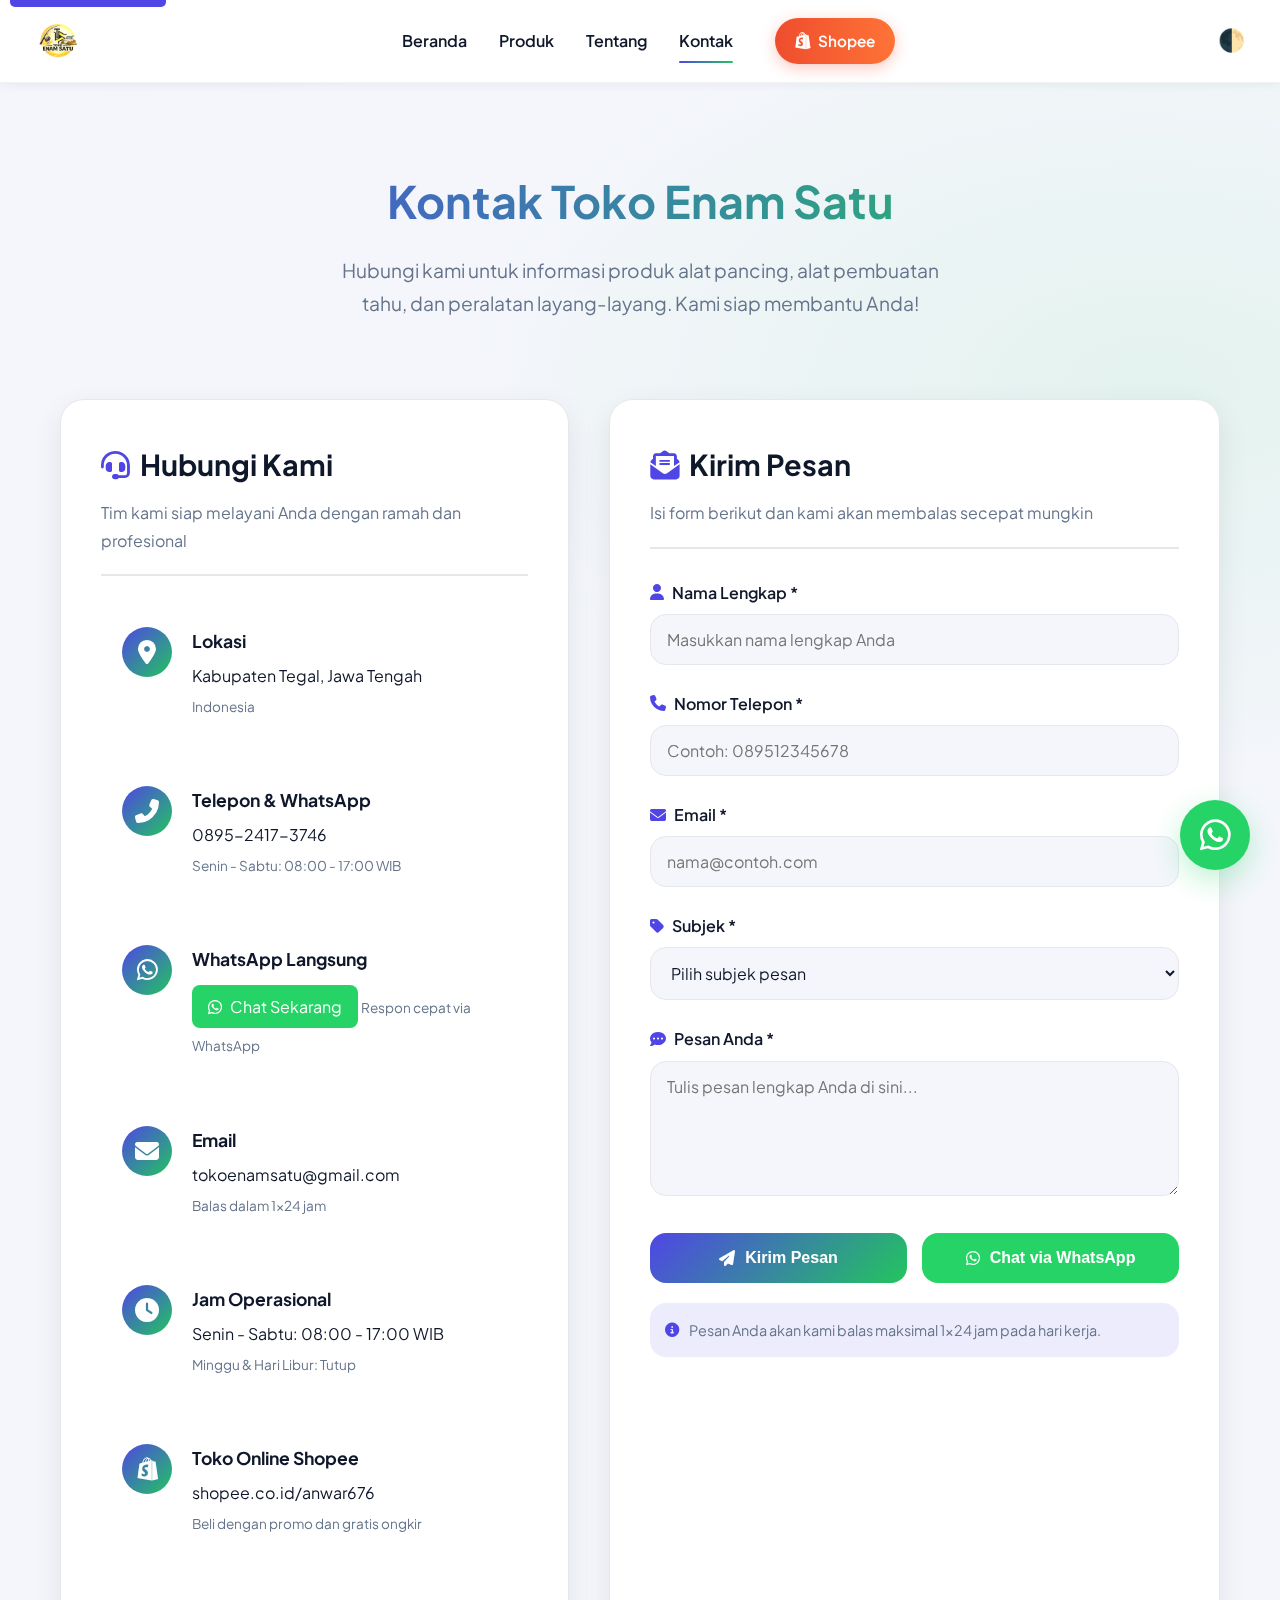
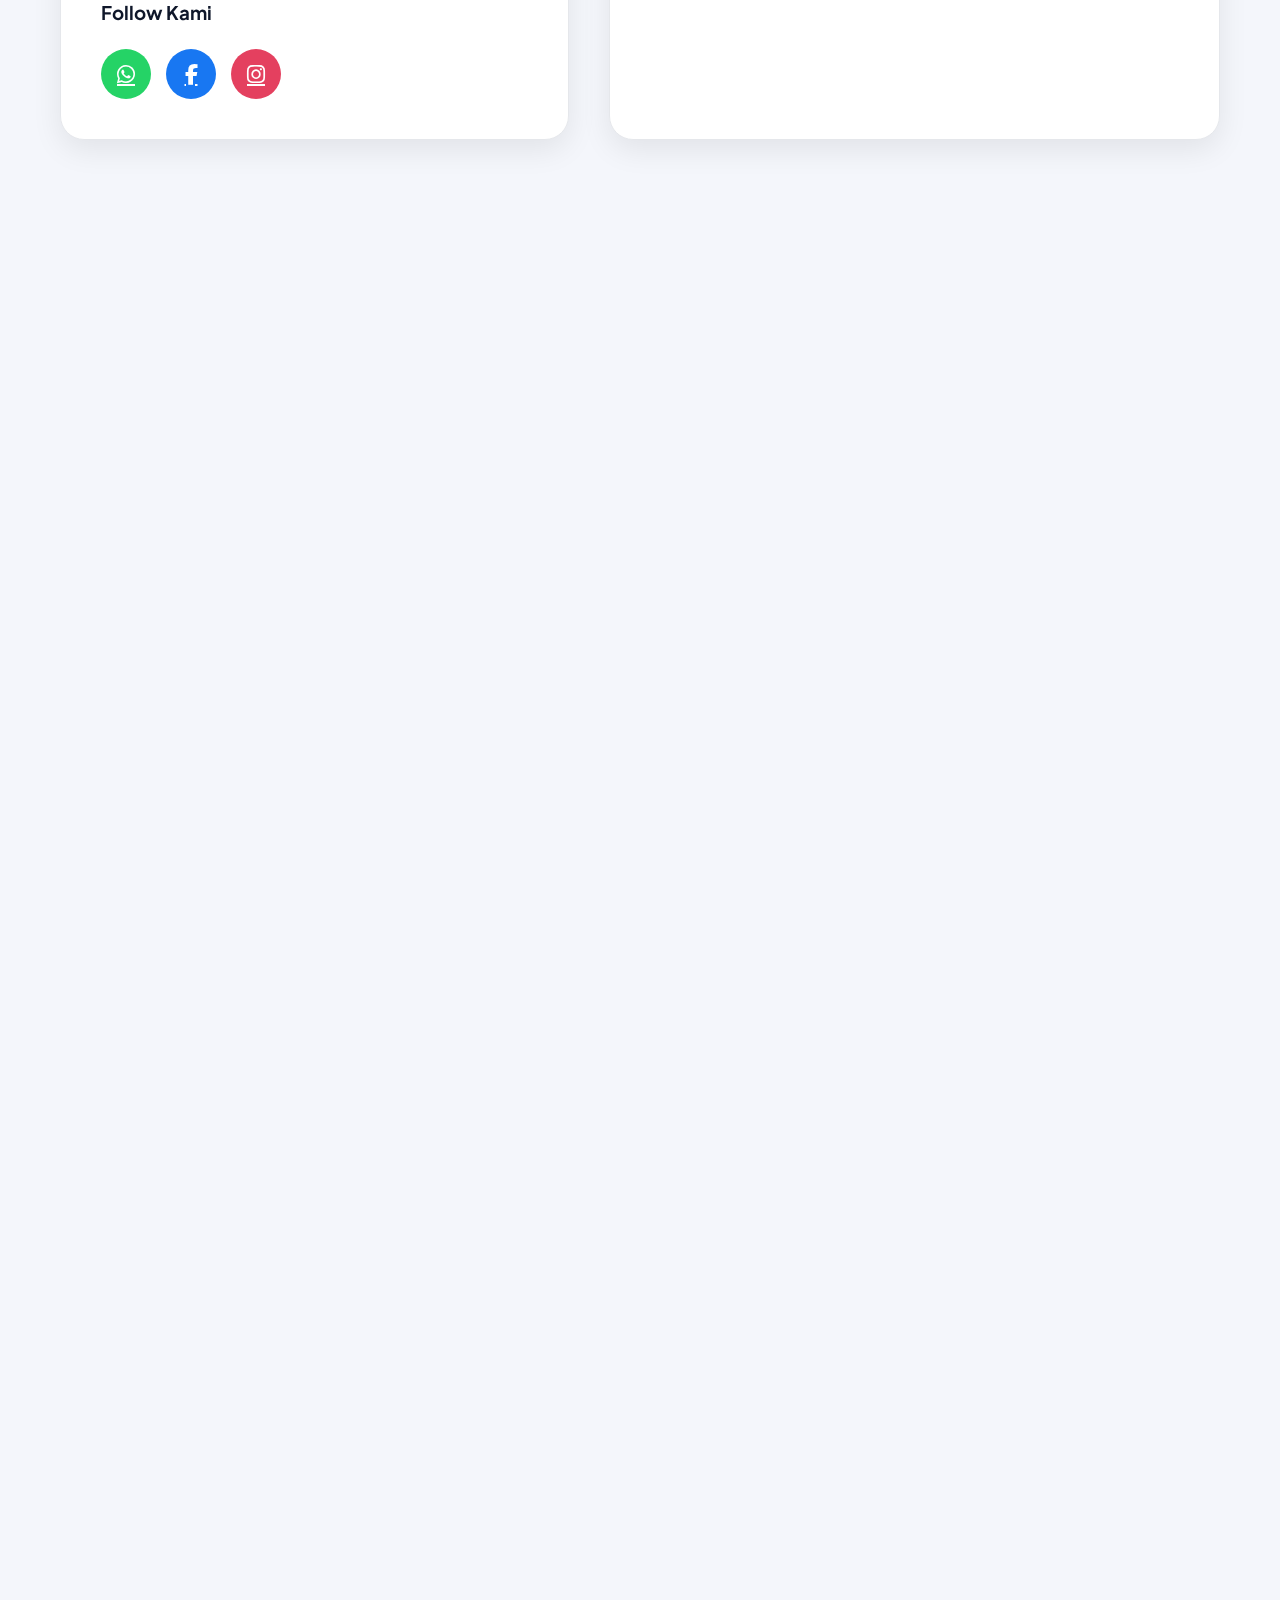
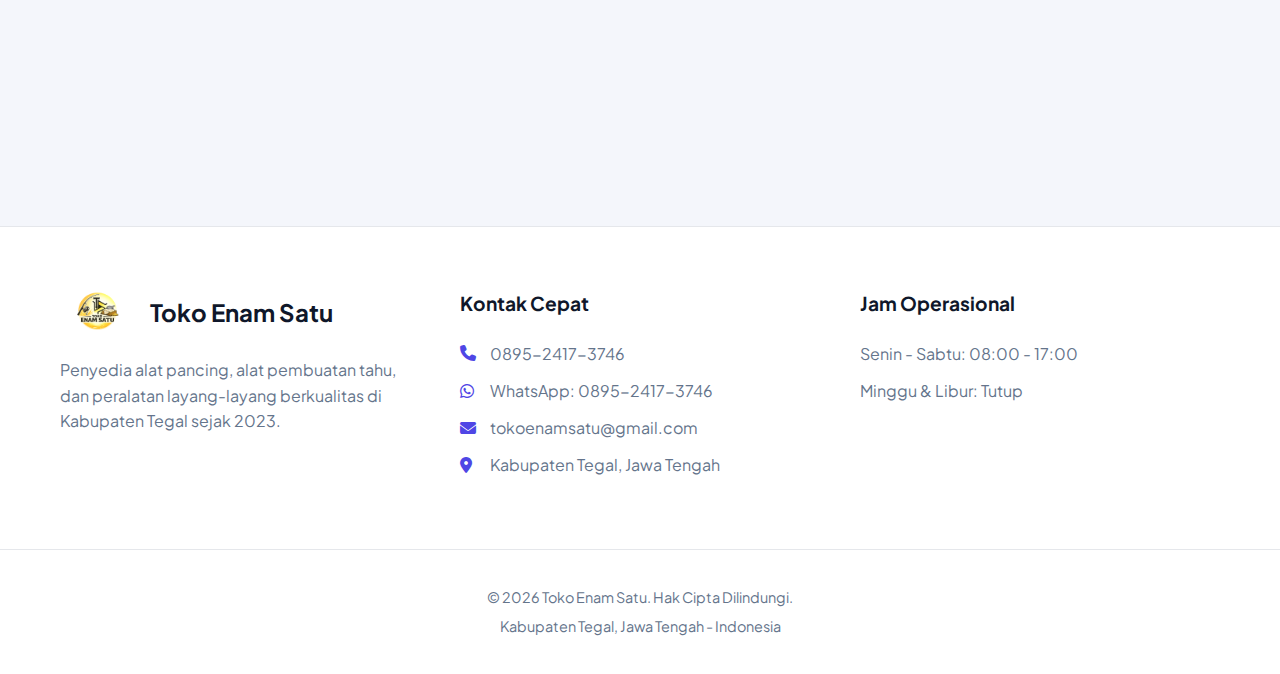
<file: kontak/index.html>
<!DOCTYPE html>
<html lang="id" data-theme="light">
<head>
  <meta charset="UTF-8" />
  <meta name="viewport" content="width=device-width, initial-scale=1.0">
  
  <title>Kontak Kami | Toko Enam Satu - Kabupaten Tegal</title>
  
  <meta name="description" content="Hubungi Toko Enam Satu untuk pemesanan alat pancing, alat pembuatan tahu, dan peralatan layang-layang. Layanan cepat via WhatsApp atau kunjungi toko kami di Kabupaten Tegal.">
<meta name="keywords" content="Toko Enam Satu, kontak toko alat pancing tegal, alat pembuatan tahu, layangan tegal, toko layangan tegal, hubungi toko enam satu">
<meta name="author" content="Toko Enam Satu">
  
  <!-- Open Graph -->
  <meta property="og:title" content="Kontak Toko Enam Satu - Kabupaten Tegal">
  <meta property="og:description" content="Hubungi kami untuk informasi produk alat pancing dan alat pembuatan tahu. Siap melayani dengan ramah dan profesional.">
  <meta property="og:image" content="https://tokoenamsatu.com/tko.png">
  <meta property="og:url" content="https://tokoenamsatu.com/kontak">
  <meta property="og:type" content="website">
  
  <!-- Schema Markup -->
  <script type="application/ld+json">
  {
    "@context": "https://schema.org",
    "@type": "ContactPage",
    "name": "Kontak Toko Enam Satu",
    "description": "Halaman kontak untuk menghubungi Toko Enam Satu",
    "url": "https://tokoenamsatu.com/kontak",
    "mainEntity": {
      "@type": "Organization",
      "name": "Toko Enam Satu",
      "address": {
        "@type": "PostalAddress",
        "addressLocality": "Kabupaten Tegal",
        "addressRegion": "Jawa Tengah",
        "addressCountry": "ID"
      },
      "telephone": "+62-895-2417-3746",
      "email": "tokoenamsatu@gmail.com"
    }
  }
  </script>

  <!-- Fonts & Icons -->
  <link href="https://fonts.googleapis.com/css2?family=Plus+Jakarta+Sans:wght@400;600;700&display=swap" rel="stylesheet">
  <link href="https://unpkg.com/aos@2.3.4/dist/aos.css" rel="stylesheet">
  <link rel="stylesheet" href="https://cdnjs.cloudflare.com/ajax/libs/font-awesome/6.5.0/css/all.min.css">
  <link rel="icon" href="/tko.png" type="image/png">
  
  <!-- CSS Files -->
  <link rel="stylesheet" href="/variables.css">
  <link rel="stylesheet" href="/header.css">
  <link rel="stylesheet" href="/kontak.css">
</head>

<body>
  <!-- Header akan dimuat via JavaScript -->
  <div id="site-header"></div>
  
  <!-- Skip to content for accessibility -->
  <a href="#main-content" class="skip-to-content">Skip to content</a>

  <main id="main-content" class="container" data-aos="fade-up">
    <div class="page-header">
      <h1>Kontak Toko Enam Satu</h1>
     <p class="page-subtitle">
Hubungi kami untuk informasi produk alat pancing, alat pembuatan tahu, dan peralatan layang-layang. Kami siap membantu Anda!
</p>
    </div>

    <div class="contact-grid">
      <!-- Contact Info -->
      <section class="contact-info" data-aos="fade-right">
        <div class="section-header">
          <h2><i class="fas fa-headset"></i> Hubungi Kami</h2>
          <p>Tim kami siap melayani Anda dengan ramah dan profesional</p>
        </div>
        
        <div class="contact-details">
          <div class="contact-item">
            <div class="contact-icon">
              <i class="fas fa-map-marker-alt"></i>
            </div>
            <div class="contact-text">
              <h3>Lokasi</h3>
              <p>Kabupaten Tegal, Jawa Tengah</p>
              <small>Indonesia</small>
            </div>
          </div>
          
          <div class="contact-item">
            <div class="contact-icon">
              <i class="fas fa-phone-alt"></i>
            </div>
            <div class="contact-text">
              <h3>Telepon & WhatsApp</h3>
              <a href="tel:+6289524173746">0895-2417-3746</a>
              <small>Senin - Sabtu: 08:00 - 17:00 WIB</small>
            </div>
          </div>
          
          <div class="contact-item">
            <div class="contact-icon">
              <i class="fab fa-whatsapp"></i>
            </div>
            <div class="contact-text">
              <h3>WhatsApp Langsung</h3>
              <a href="https://wa.me/6289524173746" class="whatsapp-link" target="_blank">
                <i class="fab fa-whatsapp"></i> Chat Sekarang
              </a>
              <small>Respon cepat via WhatsApp</small>
            </div>
          </div>
          
          <div class="contact-item">
            <div class="contact-icon">
              <i class="fas fa-envelope"></i>
            </div>
            <div class="contact-text">
              <h3>Email</h3>
              <a href="mailto:tokoenamsatu@gmail.com">tokoenamsatu@gmail.com</a>
              <small>Balas dalam 1x24 jam</small>
            </div>
          </div>
          
          <div class="contact-item">
            <div class="contact-icon">
              <i class="fas fa-clock"></i>
            </div>
            <div class="contact-text">
              <h3>Jam Operasional</h3>
              <p>Senin - Sabtu: 08:00 - 17:00 WIB</p>
              <small>Minggu & Hari Libur: Tutup</small>
            </div>
          </div>
          
          <!-- Di kontak.html, dalam contact-details, tambahkan: -->
<div class="contact-item">
    <div class="contact-icon">
        <i class="fab fa-shopify"></i>
    </div>
    <div class="contact-text">
        <h3>Toko Online Shopee</h3>
        <a href="https://shopee.co.id/anwar676" target="_blank">
            shopee.co.id/anwar676
        </a>
        <small>Beli dengan promo dan gratis ongkir</small>
    </div>
</div>

        </div>
        
        <div class="social-links">
          <h3>Follow Kami</h3>
          <div class="social-icons">
            <a href="https://wa.me/6289524173746" aria-label="WhatsApp" target="_blank" class="social-whatsapp">
              <i class="fab fa-whatsapp"></i>
            </a>
            <a href="#" aria-label="Facebook" target="_blank" class="social-facebook">
              <i class="fab fa-facebook-f"></i>
            </a>
            <a href="https://www.instagram.com/toko.enamsatu" aria-label="Instagram" target="_blank" class="social-instagram">
              <i class="fab fa-instagram"></i>
            </a>
                </div>
        </div>
      </section>

      <!-- Contact Form -->
      <section class="contact-form" data-aos="fade-left">
        <div class="section-header">
          <h2><i class="fas fa-envelope-open-text"></i> Kirim Pesan</h2>
          <p>Isi form berikut dan kami akan membalas secepat mungkin</p>
        </div>
        
        <form 
  id="contactForm"
  action="https://formspree.io/f/xeelkngp" 
  method="POST"
>

  <!-- Subject Email -->
  <input type="hidden" name="_subject" value="Pesan Baru dari Website Anda">

  <!-- Redirect setelah sukses (opsional) -->
  <!-- <input type="hidden" name="_next" value="https://namadomainkamu.vercel.app/terimakasih.html"> -->

  <div class="form-group">
    <label for="name">
      <i class="fas fa-user"></i> Nama Lengkap *
    </label>
    <input 
      type="text" 
      id="name" 
      name="Nama Lengkap" 
      placeholder="Masukkan nama lengkap Anda" 
      required
    >
  </div>
  
  <div class="form-group">
    <label for="phone">
      <i class="fas fa-phone"></i> Nomor Telepon *
    </label>
    <input 
      type="tel" 
      id="phone" 
      name="Nomor Telepon" 
      placeholder="Contoh: 089512345678" 
      required
    >
  </div>
  
  <div class="form-group">
    <label for="email">
      <i class="fas fa-envelope"></i> Email *
    </label>
    <input 
      type="email" 
      id="email" 
      name="Email" 
      placeholder="nama@contoh.com"
      required
    >
  </div>
  
  <div class="form-group">
    <label for="subject">
      <i class="fas fa-tag"></i> Subjek *
    </label>
    <select id="subject" name="Subjek" required>
      <option value="">Pilih subjek pesan</option>
      <option>Informasi Produk</option>
      <option>Pemesanan</option>
      <option>Penawaran Harga</option>
      <option>Info Pengiriman</option>
      <option>Lainnya</option>
    </select>
  </div>
  
  <div class="form-group">
    <label for="message">
      <i class="fas fa-comment-dots"></i> Pesan Anda *
    </label>
    <textarea 
      id="message" 
      name="Pesan"
      rows="5" 
      placeholder="Tulis pesan lengkap Anda di sini..." 
      required
    ></textarea>
  </div>
  
  <div class="form-actions">
    <button type="submit" class="btn-submit">
      <i class="fas fa-paper-plane"></i> Kirim Pesan
    </button>

    <button 
      type="button" 
      class="btn-whatsapp" 
      onclick="window.open('https://wa.me/6289524173746', '_blank')"
    >
      <i class="fab fa-whatsapp"></i> Chat via WhatsApp
    </button>
  </div>

  <p class="form-note">
    <i class="fas fa-info-circle"></i> 
    Pesan Anda akan kami balas maksimal 1x24 jam pada hari kerja.
  </p>

</form>

      </section>
    </div>

    <!-- Map Section -->
    <section class="map-section" data-aos="zoom-in">
      <div class="section-header">
        <h2><i class="fas fa-map-marked-alt"></i> Lokasi Kami di Kabupaten Tegal</h2>
        <p>Toko Enam Satu berlokasi strategis di Kabupaten Tegal, Jawa Tengah</p>
      </div>
      
      <div class="map-container">
        <!-- Google Maps Embed -->
       <iframe src="https://www.google.com/maps/embed?pb=!1m18!1m12!1m3!1d3960.6389075785223!2d109.13193277499663!3d-6.933689393066221!2m3!1f0!2f0!3f0!3m2!1i1024!2i768!4f13.1!3m3!1m2!1s0x2e6fb9e483a780db%3A0x9f30d7fe19fa1938!2sToko%20Enam%20Satu%20(layangan%2C%20alat%20pancing%20%26%20pembuatan%20tahu%20kuning)!5e0!3m2!1sid!2sid!4v1771334341502!5m2!1sid!2sid" width="600" height="450" style="border:0;" allowfullscreen="" loading="lazy" referrerpolicy="no-referrer-when-downgrade"></iframe>
        
        <div class="map-info">
          <div class="map-detail">
            <h3><i class="fas fa-store"></i> Toko Fisik</h3>
            <p>Anda dapat mengunjungi toko kami langsung untuk melihat produk secara fisik dan berkonsultasi dengan staf kami.</p>
          </div>
          <div class="map-detail">
            <h3><i class="fas fa-car"></i> Aksesibilitas</h3>
            <p>Lokasi mudah dijangkau dengan kendaraan pribadi maupun transportasi umum. Area parkir tersedia.</p>
          </div>
        </div>
      </div>
    </section>

    <!-- FAQ Section -->
    <section class="faq-section" data-aos="fade-up">
      <div class="section-header">
        <h2><i class="fas fa-question-circle"></i> Pertanyaan Umum</h2>
        <p>Beberapa pertanyaan yang sering diajukan oleh pelanggan</p>
      </div>
      
      <div class="faq-grid">
        <div class="faq-item">
          <div class="faq-question">
            <h3>Bagaimana cara memesan produk?</h3>
            <i class="fas fa-chevron-down"></i>
          </div>
          <div class="faq-answer">
            <p>Anda dapat memesan melalui WhatsApp (0895-2417-3746), telepon langsung, atau datang ke toko kami di Kabupaten Tegal.</p>
          </div>
        </div>
        
        <div class="faq-item">
          <div class="faq-question">
            <h3>Apakah melayani pengiriman luar kota?</h3>
            <i class="fas fa-chevron-down"></i>
          </div>
          <div class="faq-answer">
            <p>Ya, kami melayani pengiriman ke seluruh Indonesia melalui jasa ekspedisi terpercaya. Biaya pengiriman menyesuaikan tujuan.</p>
          </div>
        </div>

        <div class="faq-item">
  <div class="faq-question">
    <h3>Apakah tersedia layang-layang dan benang gelasan?</h3>
    <i class="fas fa-chevron-down"></i>
  </div>
  <div class="faq-answer">
    <p>
      Ya, kami menyediakan berbagai jenis layang-layang, benang gelasan,
      spool, dan aksesoris bermain lainnya. Silakan hubungi kami untuk
      informasi stok terbaru.
    </p>
  </div>
</div>

        
        <div class="faq-item">
          <div class="faq-question">
            <h3>Berapa lama pesanan diproses?</h3>
            <i class="fas fa-chevron-down"></i>
          </div>
          <div class="faq-answer">
            <p>Pesanan diproses dalam 1-2 hari kerja setelah konfirmasi pembayaran. Untuk stok kosong akan kami infokan estimasi waktu.</p>
          </div>
        </div>
        
        <div class="faq-item">
          <div class="faq-question">
            <h3>Apakah ada garansi untuk produk?</h3>
            <i class="fas fa-chevron-down"></i>
          </div>
          <div class="faq-answer">
            <p>Ya, produk kami memiliki garansi sesuai jenis produk. Informasi lengkap dapat ditanyakan langsung saat pembelian.</p>
          </div>
        </div>
      </div>
    </section>
  </main>

  <footer>
    <div class="footer-content">
      <div class="footer-section">
        <div class="footer-logo">
          <img src="/tko.png" alt="Logo Toko Enam Satu" height="50">
          <h3>Toko Enam Satu</h3>
        </div>
      <p>Penyedia alat pancing, alat pembuatan tahu, dan peralatan layang-layang berkualitas di Kabupaten Tegal sejak 2023.</p>
      </div>
      
      <div class="footer-section">
        <h4>Kontak Cepat</h4>
        <ul>
          <li><i class="fas fa-phone"></i> 0895-2417-3746</li>
          <li><i class="fab fa-whatsapp"></i> WhatsApp: 0895-2417-3746</li>
          <li><i class="fas fa-envelope"></i> tokoenamsatu@gmail.com</li>
          <li><i class="fas fa-map-marker-alt"></i> Kabupaten Tegal, Jawa Tengah</li>
        </ul>
      </div>
      
      <div class="footer-section">
        <h4>Jam Operasional</h4>
        <ul>
          <li>Senin - Sabtu: 08:00 - 17:00</li>
          <li>Minggu & Libur: Tutup</li>
        </ul>
        <div class="social-icons">
          <a href="https://wa.me/6289524173746" aria-label="WhatsApp" target="_blank">
            <i class="fab fa-whatsapp"></i>
          </a>
          <a href="#" aria-label="Facebook" target="_blank">
            <i class="fab fa-facebook"></i>
          </a>
          <a href="https://www.instagram.com/toko.enamsatu" aria-label="Instagram" target="_blank">
            <i class="fab fa-instagram"></i>
          </a>
        </div>
      </div>
    </div>
    
    <div class="footer-bottom">
      <p>&copy; 2026 Toko Enam Satu. Hak Cipta Dilindungi.</p>
      <p>Kabupaten Tegal, Jawa Tengah - Indonesia</p>
    </div>
  </footer>

  <!-- WhatsApp Float Button -->
  <a href="https://wa.me/6289524173746" class="whatsapp-float" target="_blank" aria-label="Chat via WhatsApp">
    <i class="fab fa-whatsapp"></i>
  </a>

  <!-- Scripts -->
  <script src="https://unpkg.com/aos@2.3.4/dist/aos.js"></script>
  <script>
    AOS.init({ duration: 800, once: true });
  </script>

  <script>
    // Load header
    fetch("/header.html")
      .then(res => res.text())
      .then(html => {
        document.getElementById("site-header").innerHTML = html;
        console.log('Header loaded for kontak page');
        
        // Load saved theme
        const savedTheme = localStorage.getItem('theme') || 'light';
        document.documentElement.setAttribute('data-theme', savedTheme);
        
        // Initialize after a short delay
        setTimeout(() => {
          if (typeof init === 'function') {
            init();
          }
        }, 100);
      })
      .catch(err => {
        console.error('Error loading header:', err);
        document.getElementById("site-header").innerHTML = `
          <header class="header">
            <div class="logo">
              <a href="/"><img src="/tko.png" alt="Logo" height="40"></a>
            </div>
            <button class="hamburger">☰</button>
          </header>
        `;
      });
  </script>

  <!-- Load global.js -->
  <script src="/global.js"></script>
  <script>
  const form = document.getElementById("contactForm");

  form.addEventListener("submit", async function(e) {
    e.preventDefault();

    const data = new FormData(form);

    const response = await fetch(form.action, {
      method: form.method,
      body: data,
      headers: {
        'Accept': 'application/json'
      }
    });

    if (response.ok) {
      alert("Pesan berhasil dikirim! ✅");
      form.reset();
    } else {
      alert("Terjadi kesalahan. Coba lagi.");
    }
  });
</script>


  <!-- Page specific script -->
  <script>
    // Set active navigation
    setTimeout(function() {
      if (typeof setActiveNav === 'function') {
        setActiveNav();
      }
    }, 300);
    
    // FAQ Toggle
    document.addEventListener('DOMContentLoaded', function() {
      const faqItems = document.querySelectorAll('.faq-item');
      
      faqItems.forEach(item => {
        const question = item.querySelector('.faq-question');
        const answer = item.querySelector('.faq-answer');
        const icon = question.querySelector('i');
        
        question.addEventListener('click', function() {
          // Toggle active class
          item.classList.toggle('active');
          
          // Toggle answer display
          if (item.classList.contains('active')) {
            answer.style.maxHeight = answer.scrollHeight + 'px';
            icon.style.transform = 'rotate(180deg)';
          } else {
            answer.style.maxHeight = '0';
            icon.style.transform = 'rotate(0deg)';
          }
          
          // Close other items
          faqItems.forEach(otherItem => {
            if (otherItem !== item && otherItem.classList.contains('active')) {
              otherItem.classList.remove('active');
              const otherAnswer = otherItem.querySelector('.faq-answer');
              const otherIcon = otherItem.querySelector('.faq-question i');
              otherAnswer.style.maxHeight = '0';
              otherIcon.style.transform = 'rotate(0deg)';
            }
          });
        });
      });
      
      // Form validation
      const contactForm = document.getElementById('contactForm');
      if (contactForm) {
        contactForm.addEventListener('submit', function(e) {
          e.preventDefault();
          
          let isValid = true;
          const name = document.getElementById('name');
          const phone = document.getElementById('phone');
          const email = document.getElementById('email');
          const subject = document.getElementById('subject');
          const message = document.getElementById('message');
          
          // Reset errors
          document.querySelectorAll('.error-message').forEach(el => el.textContent = '');
          
          // Validate name
          if (!name.value.trim()) {
            document.getElementById('nameError').textContent = 'Nama lengkap wajib diisi';
            isValid = false;
            name.focus();
          }
          
          // Validate phone
          if (!phone.value.trim()) {
            document.getElementById('phoneError').textContent = 'Nomor telepon wajib diisi';
            isValid = false;
            if (isValid) phone.focus();
          } else if (!/^[0-9+\-\s]{10,15}$/.test(phone.value)) {
            document.getElementById('phoneError').textContent = 'Format nomor telepon tidak valid';
            isValid = false;
            if (isValid) phone.focus();
          }
          
          // Validate email (optional but check format if filled)
          if (email.value.trim() && !/^[^\s@]+@[^\s@]+\.[^\s@]+$/.test(email.value)) {
            document.getElementById('emailError').textContent = 'Format email tidak valid';
            isValid = false;
            if (isValid) email.focus();
          }
          
          // Validate subject
          if (!subject.value) {
            document.getElementById('subjectError').textContent = 'Silakan pilih subjek pesan';
            isValid = false;
            if (isValid) subject.focus();
          }
          
          // Validate message
          if (!message.value.trim()) {
            document.getElementById('messageError').textContent = 'Pesan wajib diisi';
            isValid = false;
            if (isValid) message.focus();
          }
          
          if (isValid) {
            // Simulate form submission
            const submitBtn = contactForm.querySelector('.btn-submit');
            const originalText = submitBtn.innerHTML;
            
            submitBtn.innerHTML = '<i class="fas fa-spinner fa-spin"></i> Mengirim...';
            submitBtn.disabled = true;
            
            // In a real implementation, you would send to a server here
            setTimeout(() => {
              alert('Terima kasih! Pesan Anda telah berhasil dikirim. Kami akan membalas secepatnya.');
              contactForm.reset();
              submitBtn.innerHTML = originalText;
              submitBtn.disabled = false;
              
              // Optional: redirect to WhatsApp with message
              const messageText = `Halo, saya ${name.value} (${phone.value}). ${message.value.substring(0, 100)}...`;
              // window.open(`https://wa.me/6289524173746?text=${encodeURIComponent(messageText)}`, '_blank');
            }, 1500);
          }
        });
      }
    });
  </script>
</body>
</html>
</file>
<file: variables.css>
/* variables.css */
:root {
  /* Colors - Light Theme (Default) */
  --primary: #4f46e5;
  --accent: #22c55e;
  --bg: #f4f6fb;
  --text: #0f172a;
  --muted: #64748b;
  --card: #ffffff;
  --border: #e5e7eb;
  
  /* Spacing & Radius */
  --radius-lg: 24px;
  --radius-md: 16px;
  --radius-sm: 8px;
  
  /* Shadows */
  --shadow-soft: 0 10px 30px rgba(0, 0, 0, 0.08);
  --shadow-medium: 0 20px 40px rgba(0, 0, 0, 0.12);
  --shadow-large: 0 30px 60px rgba(0, 0, 0, 0.15);
  
  /* Transitions */
  --transition-fast: 0.2s ease;
  --transition-normal: 0.3s ease;
  --transition-slow: 0.5s ease;
}

[data-theme="dark"] {
  /* Colors - Dark Theme */
  --primary: #6366f1;
  --accent: #10b981;
  --bg: #0b1020;
  --text: #e5e7eb;
  --muted: #9ca3af;
  --card: #111827;
  --border: #374151;
  
  /* Adjust shadows for dark mode */
  --shadow-soft: 0 10px 30px rgba(0, 0, 0, 0.25);
  --shadow-medium: 0 20px 40px rgba(0, 0, 0, 0.3);
  --shadow-large: 0 30px 60px rgba(0, 0, 0, 0.35);
}
</file>
<file: header.css>
/* HEADER */
.header {
    position: sticky;
    top: 0;
    left: 0;
    width: 100%;
    z-index: 1000;
    background: rgba(255, 255, 255, 0.98);
    backdrop-filter: blur(10px);
    -webkit-backdrop-filter: blur(10px);
    padding: 16px 24px;
    display: flex;
    justify-content: space-between;
    align-items: center;
    border-bottom: 1px solid rgba(0, 0, 0, 0.05);
    box-shadow: 0 2px 10px rgba(0, 0, 0, 0.05);
}
[data-theme="dark"] .header {
  background: rgba(17, 24, 39, 0.95);
  border-bottom: 1px solid var(--border);
}
.logo a {
    display: flex;
    align-items: center;
    text-decoration: none;
}

/* Logo */
.logo img {
  height: 45px;
  width: auto;
  transition: transform var(--transition-normal);
  filter: brightness(1);
}

[data-theme="dark"] .logo img {
  filter: brightness(1.2); /* Sedikit lebih terang di dark mode */
}

.logo img:hover {
    transform: scale(1.05);
}

/* HAMBURGER BUTTON - FIX VISIBILITY */
.hamburger {
    display: none;
    position: relative;
    z-index: 1100;
    width: 50px;
    height: 50px;
    background: var(--primary);
    border: none;
    border-radius: 12px;
    cursor: pointer;
    padding: 0;
    margin: 0;
    flex-direction: column;
    justify-content: center;
    align-items: center;
    gap: 6px;
    transition: all 0.3s cubic-bezier(0.4, 0, 0.2, 1);
    -webkit-tap-highlight-color: transparent;
    touch-action: manipulation;
    box-shadow: var(--shadow);
}
[data-theme="dark"] .hamburger {
  background: var(--primary);
}

/* Hamburger lines - MAKE SURE VISIBLE */
.hamburger span {
    display: block;
    width: 24px;
    height: 3px;
    background: white !important; /* Force white color */
    border-radius: 3px;
    transition: all 0.3s cubic-bezier(0.4, 0, 0.2, 1);
    transform-origin: center;
    position: relative;
}

/* Hamburger hover effect */
.hamburger:hover {
    background: #0055aa;
    transform: translateY(-2px);
    box-shadow: 0 6px 16px rgba(0, 102, 204, 0.2);
}

/* Hamburger animation when active */
.hamburger.active {
    background: #ff4444;
    transform: rotate(180deg);
}

.hamburger.active span:nth-child(1) {
    transform: translateY(9px) rotate(45deg);
    background: white !important;
}

.hamburger.active span:nth-child(2) {
    opacity: 0;
    transform: scaleX(0);
}

.hamburger.active span:nth-child(3) {
    transform: translateY(-9px) rotate(-45deg);
    background: white !important;
}

/* NAV DESKTOP */
.nav-desktop {
    display: flex;
    gap: 32px;
    align-items: center;
}

.nav-desktop a {
    font-family: 'Plus Jakarta Sans', sans-serif;
    font-weight: 600;
    font-size: 16px;
    text-decoration: none;
    color: var(--text);
    padding: 8px 0;
    position: relative;
    transition: color 0.2s ease;
}

.nav-desktop a::after {
    content: '';
    position: absolute;
    bottom: 0;
    left: 0;
    width: 0;
    height: 2px;
    background: linear-gradient(90deg, var(--primary), var(--accent));
    transition: width 0.3s ease;
    border-radius: 1px;
}

.nav-desktop a:hover {
    color: var(--primary);
}

.nav-desktop a:hover::after,
.nav-desktop a.active::after {
    width: 100%;
}

/* HEADER RIGHT SECTION */
.header-right {
    display: flex;
    align-items: center;
    gap: 16px;
}

/* DARK MODE TOGGLE */
.toggle-darkmode {
    width: 50px;
    height: 50px;
    border-radius: 12px;
    border: none;
    background: var(--card);
    color: var(--text);
    font-size: 22px;
    cursor: pointer;
    display: flex;
    align-items: center;
    justify-content: center;
    transition: all 0.3s ease;
    -webkit-tap-highlight-color: transparent;
    box-shadow: var(--shadow);
}

.toggle-darkmode:hover {
    background: var(--primary);
    color: white;
    transform: rotate(15deg);
}

/* MOBILE MENU OVERLAY */
.menu-overlay {
    position: fixed;
    top: 0;
    left: 0;
    width: 100%;
    height: 100%;
    background: rgba(0, 0, 0, 0.7);
    backdrop-filter: blur(5px);
    -webkit-backdrop-filter: blur(5px);
    z-index: 999;
    opacity: 0;
    visibility: hidden;
    transition: all 0.4s cubic-bezier(0.4, 0, 0.2, 1);
}

.menu-overlay.active {
    opacity: 1;
    visibility: visible;
}

/* MOBILE MENU - SLIDE IN ANIMATION */
.mobile-menu {
    position: fixed;
    top: 0;
    right: -100%;
    width: 85%;
    max-width: 320px;
    height: 100%;
    background: var(--card);
    z-index: 1000;
    padding: 100px 28px 40px;
    transition: right 0.4s ease;
    overflow-y: auto;
    -webkit-overflow-scrolling: touch;
    box-shadow: -5px 0 30px rgba(0, 0, 0, 0.15);
    border-left: 1px solid var(--border);
    visibility: hidden;
    opacity: 0;
    transform: translateX(100%);
}

.mobile-menu.active {
    right: 0;
    visibility: visible;
    opacity: 1;
    transform: translateX(0);
}
[data-theme="dark"] .mobile-menu {
  border-left: 1px solid var(--border);
}

[data-theme="dark"] .mobile-menu a {
  border-bottom: 1px solid var(--border);
}
/* Close button inside mobile menu */
.menu-close {
    position: absolute;
    top: 20px;
    right: 20px;
    width: 50px;
    height: 50px;
    border-radius: 12px;
    border: none;
    background: #ff4444;
    color: white;
    font-size: 24px;
    font-weight: bold;
    cursor: pointer;
    z-index: 1001;
    display: flex;
    align-items: center;
    justify-content: center;
    transition: all 0.3s ease;
    -webkit-tap-highlight-color: transparent;
    box-shadow: 0 4px 12px rgba(255, 68, 68, 0.2);
    outline: 2px solid transparent;
    outline-offset: 2px;
}


@keyframes pulseClose {
    0% { box-shadow: 0 4px 12px rgba(255, 68, 68, 0.2); }
    50% { box-shadow: 0 4px 20px rgba(255, 68, 68, 0.4); }
    100% { box-shadow: 0 4px 12px rgba(255, 68, 68, 0.2); }
}
.menu-close:focus {
    outline: 2px solid var(--primary);
    outline-offset: 3px;
    background: #ff3333;
}
.menu-close:hover {
    background: #ff3333;
    transform: rotate(90deg) scale(1.1);
}

.menu-close span {
    display: none;
}

/* Mobile menu links with animation */
.mobile-menu a {
    display: block;
    padding: 18px 0;
    font-family: 'Plus Jakarta Sans', sans-serif;
    font-size: 18px;
    font-weight: 600;
    color: var(--text);
    text-decoration: none;
    border-bottom: 1px solid var(--border);
    transition: all 0.3s ease;
    border-radius: 8px;
    margin: 5px 0;
    padding-left: 15px;
}

/* Staggered animation for links */
.mobile-menu.active a:nth-child(2) { animation: slideInRight 0.3s 0.1s forwards; }
.mobile-menu.active a:nth-child(3) { animation: slideInRight 0.3s 0.2s forwards; }
.mobile-menu.active a:nth-child(4) { animation: slideInRight 0.3s 0.3s forwards; }
.mobile-menu.active a:nth-child(5) { animation: slideInRight 0.3s 0.4s forwards; }

@keyframes slideInRight {
    from {
        opacity: 0;
        transform: translateX(20px);
    }
    to {
        opacity: 1;
        transform: translateX(0);
    }
}
.mobile-menu a:focus {
    outline: 2px solid var(--primary);
    outline-offset: 4px;
    background-color: rgba(79, 70, 229, 0.1);
}

.mobile-menu a::before {
    content: '';
    position: absolute;
    left: -100%;
    top: 0;
    width: 100%;
    height: 100%;
    background: linear-gradient(90deg, transparent, rgba(0, 102, 204, 0.1), transparent);
    transition: left 0.5s ease;
}

.mobile-menu a:hover::before {
    left: 100%;
}

.mobile-menu a:hover {
    color: var(--primary);
    padding-left: 12px;
    border-bottom-color: var(--primary);
}

.mobile-menu a:last-child {
    border-bottom: none;
}

/* Prevent scroll when menu is open */
body.menu-open {
    overflow: hidden !important;
    position: fixed;
    width: 100%;
    height: 100%;
}
/* Hamburger button focus state */
.hamburger:focus {
    outline: 2px solid var(--primary);
    outline-offset: 3px;
}

/* Dark mode toggle focus */
.toggle-darkmode:focus {
    outline: 2px solid var(--primary);
    outline-offset: 3px;
}

/* Skip to content link untuk aksesibilitas */
.skip-to-content {
    position: absolute;
    top: -40px;
    left: 10px;
    background: var(--primary);
    color: white;
    padding: 10px 20px;
    text-decoration: none;
    border-radius: 5px;
    z-index: 9999;
    transition: top 0.3s;
}

.skip-to-content:focus {
    top: 10px;
    outline: 2px solid var(--accent);
    outline-offset: 2px;
}
.nav-desktop .shopee-btn.desktop-only {
    display: inline-flex;
    align-items: center;
    gap: 8px;
    background: linear-gradient(90deg, #ee4d2d, #ff7337);
    color: white !important;
    padding: 10px 20px;
    border-radius: 25px;
    font-weight: 600;
    font-size: 0.95rem;
    text-decoration: none;
    margin-left: 10px;
    transition: all var(--transition-normal);
    box-shadow: 0 4px 15px rgba(238, 77, 45, 0.3);
    border: none;
}

.nav-desktop .shopee-btn.desktop-only:hover {
    transform: translateY(-3px);
    box-shadow: 0 6px 20px rgba(238, 77, 45, 0.4);
    background: linear-gradient(90deg, #ff7337, #ee4d2d);
}

.nav-desktop .shopee-btn.desktop-only i {
    font-size: 1.1rem;
}

/* Shopee Icon in Header Right (Mobile) */
.header-right .shopee-btn.mobile-only {
    display: none;
    width: 45px;
    height: 45px;
    background: linear-gradient(90deg, #ee4d2d, #ff7337);
    border-radius: 50%;
    color: white;
    text-decoration: none;
    display: flex;
    align-items: center;
    justify-content: center;
    font-size: 1.2rem;
    transition: all var(--transition-normal);
    box-shadow: 0 4px 12px rgba(238, 77, 45, 0.3);
}

.header-right .shopee-btn.mobile-only:hover {
    transform: scale(1.1);
    box-shadow: 0 6px 18px rgba(238, 77, 45, 0.4);
}

/* Shopee Link in Mobile Menu */
.mobile-menu .shopee-menu-link {
    display: flex;
    align-items: center;
    gap: 12px;
    background: linear-gradient(90deg, #ee4d2d, #ff7337);
    color: white !important;
    padding: 16px 20px;
    border-radius: 12px;
    margin: 15px 0;
    font-weight: 600;
    text-decoration: none;
    transition: all var(--transition-normal);
    box-shadow: 0 4px 15px rgba(238, 77, 45, 0.3);
}

.mobile-menu .shopee-menu-link:hover {
    transform: translateX(5px);
    box-shadow: 0 6px 20px rgba(238, 77, 45, 0.4);
}

.mobile-menu .shopee-menu-link i {
    font-size: 1.3rem;
}

/* RESPONSIVE */
@media (max-width: 768px) {
    .header {
        padding: 14px 20px;
    }
    
    .logo img {
        height: 40px;
    }
    
    .nav-desktop {
        display: none !important;
    }
    
    .hamburger {
        display: flex !important;
    }
    
    .toggle-darkmode {
        width: 45px;
        height: 45px;
        font-size: 20px;
    }
    
    .mobile-menu {
        width: 90%;
        padding: 90px 24px 40px;
    }
     .nav-desktop .shopee-btn.desktop-only {
        display: none;
    }
    
    .header-right .shopee-btn.mobile-only {
        display: flex;
    }

}

@media (min-width: 769px) {
    .mobile-menu,
    .menu-overlay {
        display: none !important;
    }
    
    .hamburger {
        display: none !important;
    }
    .header-right .shopee-btn.mobile-only {
        display: none;
    }
}
</file>
<file: kontak.css>
/* kontak.css */
* {
  margin: 0;
  padding: 0;
  box-sizing: border-box;
}
/* RESET & BASE */
body {
  font-family: 'Plus Jakarta Sans', sans-serif;
  background: 
    radial-gradient(900px 500px at 10% -10%, rgba(79, 70, 229, 0.08), transparent),
    radial-gradient(700px 400px at 90% 10%, rgba(34, 197, 94, 0.08), transparent),
    var(--bg);
  color: var(--text);
  line-height: 1.7;
  min-height: 100vh;
  transition: background var(--transition-normal), 
              color var(--transition-normal);
}

[data-theme="dark"] body {
  background: 
    radial-gradient(900px 500px at 10% -10%, rgba(99, 102, 241, 0.15), transparent),
    radial-gradient(700px 400px at 90% 10%, rgba(16, 185, 129, 0.15), transparent),
    var(--bg);
}

/* Skip to content */
.skip-to-content {
  position: absolute;
  top: -40px;
  left: 10px;
  background: var(--primary);
  color: white;
  padding: 10px 20px;
  text-decoration: none;
  border-radius: 5px;
  z-index: 9999;
  transition: top 0.3s;
}

.skip-to-content:focus {
  top: 10px;
  outline: 2px solid var(--accent);
  outline-offset: 2px;
}

/* MAIN CONTENT */
.container {
  max-width: 1200px;
  margin: 40px auto;
  padding: 20px;
}

.page-header {
  text-align: center;
  margin-bottom: 60px;
  padding: 20px;
}

.page-header h1 {
  font-size: 2.8rem;
  margin-bottom: 15px;
  background: linear-gradient(90deg, var(--primary), var(--accent));
  -webkit-background-clip: text;
  -webkit-text-fill-color: transparent;
  background-clip: text;
}

.page-subtitle {
  font-size: 1.2rem;
  color: var(--muted);
  max-width: 600px;
  margin: 0 auto;
}

/* CONTACT GRID */
.contact-grid {
  display: grid;
  grid-template-columns: 1fr 1.2fr;
  gap: 40px;
  margin-bottom: 80px;
}

.section-header {
  margin-bottom: 30px;
  padding-bottom: 20px;
  border-bottom: 2px solid var(--border);
}

.section-header h2 {
  font-size: 1.8rem;
  margin-bottom: 10px;
  color: var(--text);
  display: flex;
  align-items: center;
  gap: 10px;
}

.section-header h2 i {
  color: var(--primary);
}

.section-header p {
  color: var(--muted);
  font-size: 1rem;
}

/* CONTACT INFO */
.contact-info {
  background: var(--card);
  padding: 40px;
  border-radius: var(--radius-lg);
  box-shadow: var(--shadow-soft);
  border: 1px solid var(--border);
}

.contact-details {
  margin-bottom: 40px;
}

.contact-item {
  display: flex;
  align-items: flex-start;
  gap: 20px;
  margin-bottom: 25px;
  padding: 20px;
  border-radius: var(--radius-md);
  background: rgba(255, 255, 255, 0.05);
  transition: all var(--transition-normal);
  border: 1px solid transparent;
}

.contact-item:hover {
  border-color: var(--primary);
  transform: translateX(5px);
  box-shadow: var(--shadow-soft);
}

.contact-icon {
  width: 50px;
  height: 50px;
  background: linear-gradient(135deg, var(--primary), var(--accent));
  border-radius: 50%;
  display: flex;
  align-items: center;
  justify-content: center;
  flex-shrink: 0;
}

.contact-icon i {
  font-size: 1.5rem;
  color: white;
}

.contact-text h3 {
  font-size: 1.1rem;
  margin-bottom: 5px;
  color: var(--text);
}

.contact-text p, 
.contact-text a {
  font-size: 1rem;
  color: var(--text);
  text-decoration: none;
  display: block;
  margin-bottom: 3px;
}

.contact-text a:hover {
  color: var(--primary);
}

.contact-text small {
  color: var(--muted);
  font-size: 0.85rem;
}

.whatsapp-link {
  display: inline-flex !important;
  align-items: center;
  gap: 8px;
  background: #25D366;
  color: white !important;
  padding: 8px 16px;
  border-radius: var(--radius-sm);
  margin-top: 5px;
  transition: all var(--transition-normal);
}

.whatsapp-link:hover {
  background: #128C7E;
  transform: translateY(-2px);
}

/* SOCIAL LINKS */
.social-links {
  margin-top: 40px;
}

.social-links h3 {
  margin-bottom: 20px;
  color: var(--text);
}

.social-icons {
  display: flex;
  gap: 15px;
}

.social-icons a {
  width: 50px;
  height: 50px;
  border-radius: 50%;
  display: flex;
  align-items: center;
  justify-content: center;
  font-size: 1.3rem;
  color: white;
  transition: all var(--transition-normal);
}

.social-whatsapp { background: #25D366; }
.social-facebook { background: #1877F2; }
.social-instagram { background: #E4405F; }
.social-twitter { background: #1DA1F2; }

.social-icons a:hover {
  transform: translateY(-5px);
  box-shadow: var(--shadow-medium);
}

/* CONTACT FORM */
.contact-form {
  background: var(--card);
  padding: 40px;
  border-radius: var(--radius-lg);
  box-shadow: var(--shadow-soft);
  border: 1px solid var(--border);
}

.form-group {
  margin-bottom: 25px;
}

.form-group label {
  display: flex;
  align-items: center;
  gap: 8px;
  margin-bottom: 8px;
  font-weight: 600;
  color: var(--text);
}

.form-group label i {
  color: var(--primary);
}

.form-group input,
.form-group select,
.form-group textarea {
  width: 100%;
  padding: 14px 16px;
  border: 1px solid var(--border);
  border-radius: var(--radius-md);
  background: var(--bg);
  color: var(--text);
  font-family: 'Plus Jakarta Sans', sans-serif;
  font-size: 1rem;
  transition: all var(--transition-normal);
}

.form-group input:focus,
.form-group select:focus,
.form-group textarea:focus {
  outline: none;
  border-color: var(--primary);
  box-shadow: 0 0 0 3px rgba(79, 70, 229, 0.1);
}

.form-group textarea {
  resize: vertical;
  min-height: 120px;
}

.error-message {
  color: #ef4444;
  font-size: 0.85rem;
  margin-top: 5px;
  min-height: 20px;
}

.form-actions {
  display: flex;
  gap: 15px;
  margin-top: 30px;
  flex-wrap: wrap;
}

.btn-submit,
.btn-whatsapp {
  flex: 1;
  min-width: 200px;
  padding: 16px 24px;
  border: none;
  border-radius: var(--radius-md);
  font-weight: 600;
  font-size: 1rem;
  cursor: pointer;
  display: flex;
  align-items: center;
  justify-content: center;
  gap: 10px;
  transition: all var(--transition-normal);
}

.btn-submit {
  background: linear-gradient(135deg, var(--primary), var(--accent));
  color: white;
}

.btn-submit:hover {
  transform: translateY(-3px);
  box-shadow: var(--shadow-medium);
}

.btn-whatsapp {
  background: #25D366;
  color: white;
  text-decoration: none;
}

.btn-whatsapp:hover {
  background: #128C7E;
  transform: translateY(-3px);
  box-shadow: 0 10px 25px rgba(37, 211, 102, 0.3);
}

.form-note {
  margin-top: 20px;
  padding: 15px;
  background: rgba(79, 70, 229, 0.1);
  border-radius: var(--radius-md);
  color: var(--muted);
  font-size: 0.9rem;
  display: flex;
  align-items: center;
  gap: 10px;
}

.form-note i {
  color: var(--primary);
}

/* MAP SECTION */
.map-section {
  margin: 80px 0;
}

.map-container {
  margin-top: 30px;
  border-radius: var(--radius-lg);
  overflow: hidden;
  box-shadow: var(--shadow-medium);
}

.map-info {
  display: grid;
  grid-template-columns: repeat(auto-fit, minmax(250px, 1fr));
  gap: 20px;
  padding: 30px;
  background: var(--card);
}

.map-detail h3 {
  display: flex;
  align-items: center;
  gap: 10px;
  margin-bottom: 10px;
  color: var(--text);
}

.map-detail h3 i {
  color: var(--primary);
}

.map-detail p {
  color: var(--muted);
  line-height: 1.6;
}

/* FAQ SECTION */
.faq-section {
  margin: 80px 0;
}

.faq-grid {
  margin-top: 30px;
}

.faq-item {
  margin-bottom: 15px;
  border: 1px solid var(--border);
  border-radius: var(--radius-md);
  overflow: hidden;
  background: var(--card);
}

.faq-question {
  padding: 20px;
  display: flex;
  justify-content: space-between;
  align-items: center;
  cursor: pointer;
  transition: background var(--transition-normal);
}

.faq-question:hover {
  background: rgba(79, 70, 229, 0.05);
}

.faq-question h3 {
  font-size: 1.1rem;
  color: var(--text);
  margin: 0;
}

.faq-question i {
  color: var(--primary);
  transition: transform var(--transition-normal);
}

.faq-answer {
  max-height: 0;
  overflow: hidden;
  transition: max-height var(--transition-normal);
  padding: 0 20px;
}

.faq-answer p {
  padding: 20px 0;
  margin: 0;
  color: var(--muted);
  line-height: 1.6;
  border-top: 1px solid var(--border);
}

.faq-item.active .faq-answer {
  max-height: 200px;
}

/* FOOTER */
footer {
  margin-top: 120px;
  background: var(--card);
  border-top: 1px solid var(--border);
}

.footer-content {
  max-width: 1200px;
  margin: 0 auto;
  padding: 60px 20px;
  display: grid;
  grid-template-columns: repeat(auto-fit, minmax(250px, 1fr));
  gap: 40px;
}

.footer-logo {
  display: flex;
  align-items: center;
  gap: 15px;
  margin-bottom: 20px;
}

.footer-logo h3 {
  font-size: 1.5rem;
  color: var(--text);
}

.footer-section p {
  color: var(--muted);
  line-height: 1.6;
}

.footer-section h4 {
  font-size: 1.2rem;
  margin-bottom: 20px;
  color: var(--text);
}

.footer-section ul {
  list-style: none;
  padding: 0;
}

.footer-section li {
  margin-bottom: 10px;
  color: var(--muted);
  display: flex;
  align-items: center;
  gap: 10px;
}

.footer-section li i {
  color: var(--primary);
  width: 20px;
}

.footer-section .social-icons {
  margin-top: 20px;
}

.footer-section .social-icons a {
  width: 40px;
  height: 40px;
  font-size: 1rem;
}

.footer-bottom {
  text-align: center;
  padding: 30px 20px;
  border-top: 1px solid var(--border);
  color: var(--muted);
  font-size: 0.9rem;
}

.footer-bottom p {
  margin: 5px 0;
}

/* WHATSAPP FLOAT BUTTON */
.whatsapp-float {
  position: fixed;
  bottom: 30px;
  right: 30px;
  width: 70px;
  height: 70px;
  background: #25D366;
  color: white;
  border-radius: 50%;
  display: flex;
  align-items: center;
  justify-content: center;
  font-size: 2.2rem;
  box-shadow: 0 10px 30px rgba(37, 211, 102, 0.3);
  z-index: 999;
  transition: all var(--transition-normal);
  text-decoration: none;
}

.whatsapp-float:hover {
  transform: scale(1.1);
  box-shadow: 0 15px 40px rgba(37, 211, 102, 0.4);
}

/* RESPONSIVE */
@media (max-width: 1024px) {
  .contact-grid {
    grid-template-columns: 1fr;
    gap: 30px;
  }
  
  .page-header h1 {
    font-size: 2.4rem;
  }
}

@media (max-width: 768px) {
  .container {
    margin: 20px auto;
    padding: 15px;
  }
  
  .page-header h1 {
    font-size: 2rem;
  }
  
  .page-subtitle {
    font-size: 1rem;
  }
  
  .contact-info,
  .contact-form {
    padding: 30px 20px;
  }
  
  .contact-item {
    padding: 15px;
  }
  
  .form-actions {
    flex-direction: column;
  }
  
  .btn-submit,
  .btn-whatsapp {
    min-width: 100%;
  }
  
  .map-info {
    grid-template-columns: 1fr;
  }
  
  .whatsapp-float {
    width: 60px;
    height: 60px;
    font-size: 1.8rem;
    bottom: 20px;
    right: 20px;
  }
}

@media (max-width: 480px) {
  .contact-icon {
    width: 40px;
    height: 40px;
  }
  
  .contact-icon i {
    font-size: 1.2rem;
  }
  
  .faq-question h3 {
    font-size: 1rem;
  }
  
  .footer-content {
    grid-template-columns: 1fr;
    text-align: center;
  }
  
  .footer-section li {
    justify-content: center;
  }
  
  .footer-section .social-icons {
    justify-content: center;
  }
}
</file>
